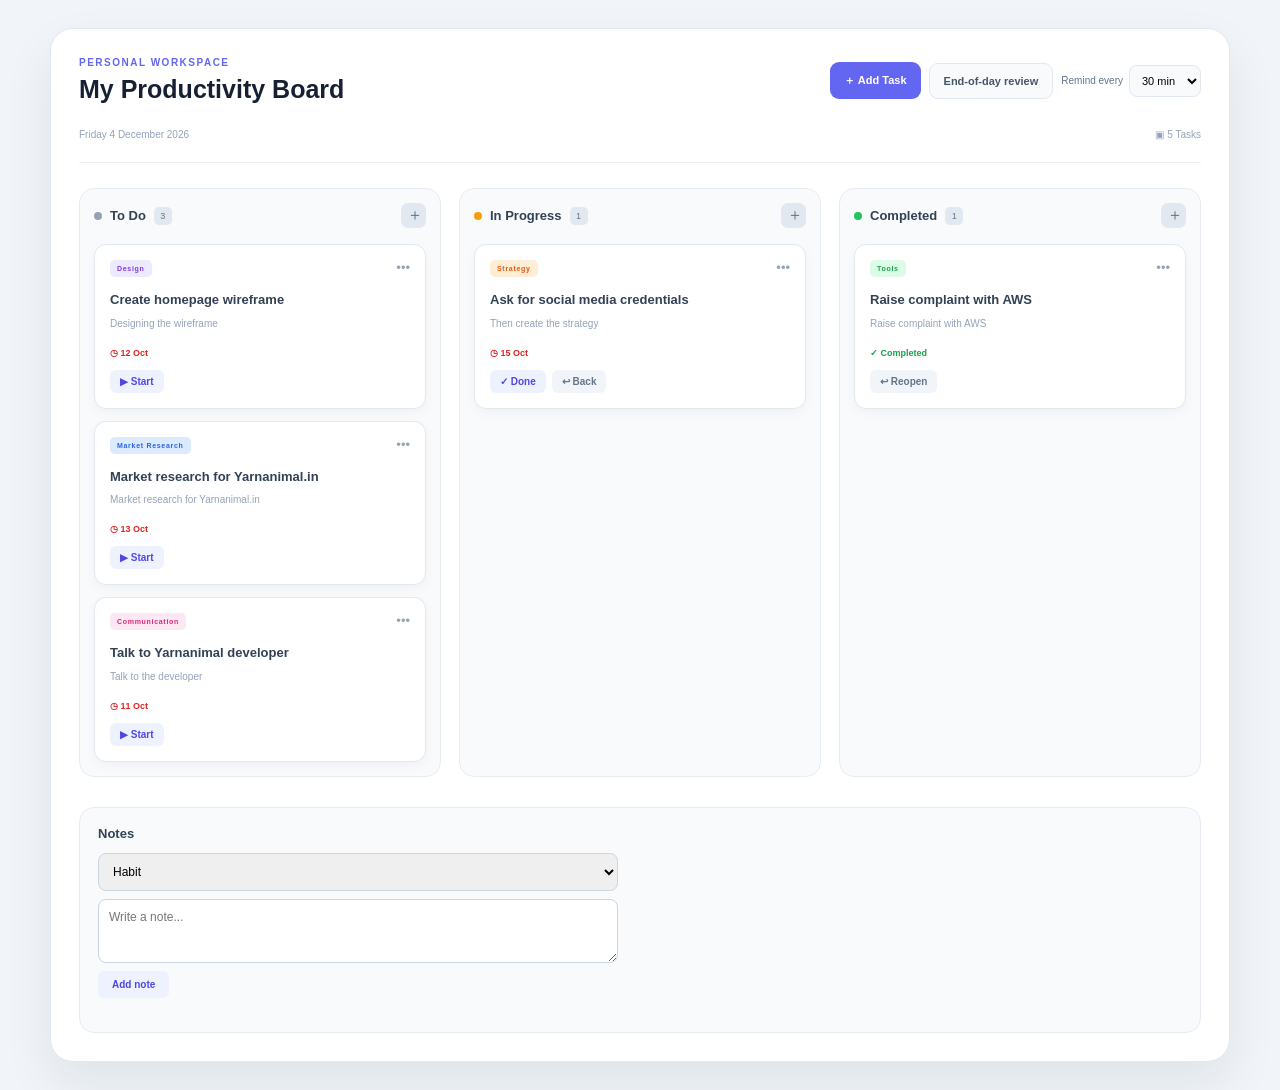
<file: index.html>
<!doctype html>
<html lang="en">
  <head>
    <meta charset="utf-8" />
    <meta name="viewport" content="width=device-width, initial-scale=1" />
    <title>My Productivity Board</title>
    <link rel="stylesheet" href="./style.css" />
    <link rel="stylesheet" href="./panels.css" />
  </head>
  <body>
    <div class="kanban-board">
      <header class="board-header">
        <div>
          <p class="eyebrow">PERSONAL WORKSPACE</p>
          <h1>My Productivity Board</h1>
        </div>

        <div class="board-actions">
          <button type="button" id="add-task-btn">＋ Add Task</button>
          <button type="button" id="review-btn" class="ghost-btn">End-of-day review</button>
          <label class="reminder-setting">
            Remind every
            <select id="reminder-interval">
              <option value="15">15 min</option>
              <option value="30">30 min</option>
              <option value="60">60 min</option>
              <option value="0">Off</option>
            </select>
          </label>
        </div>
      </header>

      <div class="board-meta">
        <span id="today-label" class="board-info"></span>
        <div class="board-info">
          <span>▣ <span id="total-count">0</span> Tasks</span>
        </div>
      </div>

      <main class="kanban-columns">
        <section class="kanban-column" data-status="todo">
          <header class="column-header">
            <div>
              <span class="status-dot gray"></span>
              <h2>To Do</h2>
              <span class="task-count" id="count-todo">0</span>
            </div>
            <button type="button" class="column-add" data-status="todo" aria-label="Add to To Do">＋</button>
          </header>
          <div class="task-list" id="list-todo"></div>
        </section>

        <section class="kanban-column" data-status="progress">
          <header class="column-header">
            <div>
              <span class="status-dot orange"></span>
              <h2>In Progress</h2>
              <span class="task-count" id="count-progress">0</span>
            </div>
            <button type="button" class="column-add" data-status="progress" aria-label="Add to In Progress">＋</button>
          </header>
          <div class="task-list" id="list-progress"></div>
        </section>

        <section class="kanban-column" data-status="done">
          <header class="column-header">
            <div>
              <span class="status-dot green"></span>
              <h2>Completed</h2>
              <span class="task-count" id="count-done">0</span>
            </div>
            <button type="button" class="column-add" data-status="done" aria-label="Add to Completed">＋</button>
          </header>
          <div class="task-list" id="list-done"></div>
        </section>
      </main>

      <section class="notes-panel" aria-labelledby="notes-title">
        <h2 id="notes-title">Notes</h2>
        <form id="note-form">
          <select id="note-category" aria-label="Note category">
            <option value="habit">Habit</option>
            <option value="reflection">Reflection</option>
            <option value="time management">Time management</option>
            <option value="critique">Critique</option>
            <option value="other">Other</option>
          </select>
          <textarea id="note-text" rows="3" placeholder="Write a note..."></textarea>
          <button type="submit" class="action-btn">Add note</button>
        </form>
        <ul id="notes-list" class="notes-list"></ul>
      </section>
    </div>

    <dialog id="task-dialog">
      <form id="task-form">
        <h2 id="dialog-title">New Task</h2>
        <input type="text" id="task-title" placeholder="Title" required />
        <input type="text" id="task-desc" placeholder="Description" />
        <input type="text" id="task-label" placeholder="Label (e.g. Design)" />
        <select id="task-color" aria-label="Label color">
          <option value="purple">Purple</option>
          <option value="blue">Blue</option>
          <option value="orange">Orange</option>
          <option value="pink">Pink</option>
        </select>
        <select id="task-status" aria-label="Status">
          <option value="todo">To Do</option>
          <option value="progress">In Progress</option>
          <option value="done">Completed</option>
        </select>
        <input type="date" id="task-date" required />
        <div class="dialog-buttons">
          <button type="button" id="delete-btn" hidden>Delete</button>
          <button type="button" id="cancel-btn">Cancel</button>
          <button type="submit" id="submit-btn">Add</button>
        </div>
      </form>
    </dialog>

    <dialog id="review-dialog">
      <form id="review-form">
        <h2>End-of-day review</h2>
        <p id="review-summary" class="review-summary"></p>
        <ul id="review-list" class="review-list"></ul>
        <textarea id="review-text" rows="4" placeholder="What went well? What would you change tomorrow?"></textarea>
        <div class="dialog-buttons">
          <button type="button" id="review-close" class="ghost-btn">Close</button>
          <button type="submit">Save reflection</button>
        </div>
      </form>
    </dialog>

    <div id="toast" class="toast" role="status" hidden></div>

    <script type="module" src="./index.js"></script>
  </body>
</html>
</file>
<file: style.css>
* {
  box-sizing: border-box;
}

body {
  margin: 0;
  min-height: 100vh;
  padding: 28px;
  background: #f1f5f9;
  color: #172033;
  font-family: Arial, sans-serif;
}

.kanban-board {
  width: min(100%, 1180px);
  margin: 0 auto;
  padding: 28px;
  border: 1px solid #e2e8f0;
  border-radius: 23px;
  background: #ffffff;
  box-shadow: 0 22px 50px rgba(15, 23, 42, 0.08);
}

.board-header,
.board-meta,
.column-header,
.task-top,
.task-footer,
.checklist-label {
  display: flex;
  align-items: center;
  justify-content: space-between;
  gap: 15px;
}

.eyebrow {
  margin: 0 0 7px;
  color: #6366f1;
  font-size: 10px;
  font-weight: 700;
  letter-spacing: 1.5px;
}

.board-header h1 {
  margin: 0;
  font-size: 25px;
}

.board-actions {
  display: flex;
  align-items: center;
  gap: 8px;
}

.board-actions > button:first-child {
  padding: 11px 14px;
  border: 0;
  border-radius: 9px;
  background: #6366f1;
  color: #ffffff;
  cursor: pointer;
  font-size: 11px;
  font-weight: 700;
  transition:
    background 0.25s ease,
    transform 0.25s ease;
}

.board-actions > button:first-child:hover {
  background: #4f46e5;
  transform: translateY(-2px);
}

.more-button {
  width: 36px;
  height: 36px;
  border: 1px solid #e2e8f0;
  border-radius: 9px;
  background: #f8fafc;
  color: #64748b;
  cursor: pointer;
  font-size: 14px;
}

.board-meta {
  margin-top: 25px;
  padding-bottom: 22px;
  border-bottom: 1px solid #edf1f5;
}

.team-avatars {
  display: flex;
  align-items: center;
}

.team-avatars img,
.team-avatars span {
  width: 29px;
  height: 29px;
  margin-left: -6px;
  border: 2px solid #ffffff;
  border-radius: 50%;
}

.team-avatars img:first-child {
  margin-left: 0;
}

.team-avatars img {
  object-fit: cover;
}

.team-avatars span {
  display: grid;
  place-items: center;
  background: #e0e7ff;
  color: #4f46e5;
  font-size: 8px;
  font-weight: 700;
}

.board-info {
  display: flex;
  gap: 18px;
  color: #94a3b8;
  font-size: 10px;
}

.kanban-columns {
  display: grid;
  grid-template-columns: repeat(3, minmax(245px, 1fr));
  gap: 18px;
  margin-top: 25px;
  overflow-x: auto;
  padding-bottom: 5px;
}

.kanban-column {
  min-height: 500px;
  padding: 14px;
  border: 1px solid #e7ecf3;
  border-radius: 15px;
  background: #f8fafc;
}

.column-header {
  margin-bottom: 16px;
}

.column-header > div {
  display: flex;
  align-items: center;
  gap: 8px;
}

.column-header h2 {
  margin: 0;
  color: #334155;
  font-size: 13px;
}

.column-header > button {
  width: 25px;
  height: 25px;
  border: 0;
  border-radius: 7px;
  background: #e2e8f0;
  color: #64748b;
  cursor: pointer;
  font-size: 16px;
}

.column-header > button:hover {
  background: #c7d2fe;
  color: #4f46e5;
}

.status-dot {
  width: 8px;
  height: 8px;
  border-radius: 50%;
}

.status-dot.gray {
  background: #94a3b8;
}

.status-dot.orange {
  background: #f59e0b;
}

.status-dot.green {
  background: #22c55e;
}

.task-count {
  min-width: 18px;
  height: 18px;
  display: grid;
  place-items: center;
  border-radius: 5px;
  background: #e2e8f0;
  color: #64748b;
  font-size: 9px;
}

.task-list {
  display: grid;
  gap: 12px;
}

.task-card {
  padding: 15px;
  border: 1px solid #e2e8f0;
  border-radius: 12px;
  background: #ffffff;
  box-shadow: 0 4px 12px rgba(15, 23, 42, 0.04);
  transition:
    transform 0.25s ease,
    box-shadow 0.25s ease;
}

.task-card:hover {
  transform: translateY(-4px);
  box-shadow: 0 12px 24px rgba(15, 23, 42, 0.09);
}

.task-card.highlighted {
  border-color: #c7d2fe;
  box-shadow: 0 7px 18px rgba(99, 102, 241, 0.1);
}

.task-top {
  align-items: flex-start;
}

.task-label {
  padding: 5px 7px;
  border-radius: 5px;
  font-size: 7px;
  font-weight: 700;
  letter-spacing: 0.7px;
}

.task-label.purple {
  background: #ede9fe;
  color: #7c3aed;
}

.task-label.blue {
  background: #dbeafe;
  color: #2563eb;
}

.task-label.orange {
  background: #ffedd5;
  color: #ea580c;
}

.task-label.pink {
  background: #fce7f3;
  color: #db2777;
}

.task-label.green-label {
  background: #dcfce7;
  color: #16a34a;
}

.task-top button {
  padding: 0;
  border: 0;
  background: transparent;
  color: #94a3b8;
  cursor: pointer;
  font-size: 13px;
}

.task-card h3 {
  margin: 14px 0 7px;
  color: #334155;
  font-size: 13px;
  line-height: 1.35;
}

.task-card > p {
  margin: 0;
  color: #94a3b8;
  font-size: 10px;
  line-height: 1.5;
}

.checklist {
  margin-top: 15px;
}

.checklist-label {
  margin-bottom: 7px;
  color: #94a3b8;
  font-size: 9px;
}

.checklist-label strong {
  color: #6366f1;
}

.checklist-track {
  height: 5px;
  overflow: hidden;
  border-radius: 10px;
  background: #e2e8f0;
}

.checklist-track span {
  display: block;
  width: 60%;
  height: 100%;
  border-radius: inherit;
  background: #6366f1;
}

.task-footer {
  margin-top: 17px;
}

.due-date,
.done-date {
  color: #94a3b8;
  font-size: 9px;
}

.done-date {
  color: #16a34a;
  font-weight: 700;
}

.task-footer img {
  width: 25px;
  height: 25px;
  border: 2px solid #ffffff;
  border-radius: 50%;
  object-fit: cover;
}

.add-task-button {
  width: 100%;
  margin-top: 14px;
  padding: 10px;
  border: 1px dashed #cbd5e1;
  border-radius: 8px;
  background: transparent;
  color: #94a3b8;
  cursor: pointer;
  font-size: 10px;
  transition:
    border-color 0.25s ease,
    color 0.25s ease,
    background 0.25s ease;
}

.add-task-button:hover {
  border-color: #818cf8;
  background: #eef2ff;
  color: #6366f1;
}

dialog {
  width: min(92%, 380px);
  padding: 22px;
  border: 1px solid #e2e8f0;
  border-radius: 15px;
}
dialog::backdrop {
  background: rgba(15, 23, 42, 0.4);
}
#task-form {
  display: grid;
  gap: 10px;
}
#task-form h2 {
  margin: 0 0 4px;
  font-size: 16px;
}
#task-form input,
#task-form select {
  padding: 10px;
  border: 1px solid #cbd5e1;
  border-radius: 8px;
  font-size: 12px;
}
.dialog-buttons {
  display: flex;
  justify-content: flex-end;
  gap: 8px;
}
.dialog-buttons button {
  padding: 9px 14px;
  border: 0;
  border-radius: 8px;
  cursor: pointer;
  font-size: 11px;
  font-weight: 700;
}
#cancel-btn {
  background: #e2e8f0;
  color: #475569;
}
.dialog-buttons button[type="submit"] {
  background: #6366f1;
  color: #fff;
}

.card-actions {
  display: flex;
  gap: 6px;
  margin-top: 12px;
}
.action-btn {
  padding: 6px 10px;
  border: 0;
  border-radius: 6px;
  background: #eef2ff;
  color: #4f46e5;
  font-size: 10px;
  font-weight: 700;
  cursor: pointer;
}
.action-btn:hover {
  background: #c7d2fe;
}
.action-btn.secondary {
  background: #f1f5f9;
  color: #64748b;
}
.action-btn.secondary:hover {
  background: #e2e8f0;
}

#delete-btn {
  background: #fee2e2;
  color: #dc2626;
  margin-right: auto;
}

@media (max-width: 700px) {
  body {
    padding: 14px;
  }

  .kanban-board {
    padding: 20px 15px;
  }

  .kanban-columns {
    grid-template-columns: repeat(3, 270px);
  }

  .board-info {
    display: none;
  }
}
</file>
<file: panels.css>
/* Header extras */
.board-actions { flex-wrap: wrap; justify-content: flex-end; }

.ghost-btn {
  padding: 11px 14px;
  border: 1px solid #e2e8f0;
  border-radius: 9px;
  background: #f8fafc;
  color: #475569;
  cursor: pointer;
  font-size: 11px;
  font-weight: 700;
}
.ghost-btn:hover { background: #eef2ff; color: #4f46e5; }

.reminder-setting {
  display: flex;
  align-items: center;
  gap: 6px;
  color: #64748b;
  font-size: 10px;
}
.reminder-setting select {
  padding: 8px;
  border: 1px solid #e2e8f0;
  border-radius: 8px;
  background: #f8fafc;
  font-size: 11px;
}

/* Overdue dates */
.due-date.overdue { color: #dc2626; font-weight: 700; }

/* Notes panel */
.notes-panel {
  margin-top: 25px;
  padding: 18px;
  border: 1px solid #e7ecf3;
  border-radius: 15px;
  background: #f8fafc;
}
.notes-panel h2 { margin: 0 0 12px; color: #334155; font-size: 13px; }

#note-form { display: grid; gap: 8px; max-width: 520px; }
#note-form select,
#note-form textarea,
#review-form textarea {
  padding: 10px;
  border: 1px solid #cbd5e1;
  border-radius: 8px;
  font: inherit;
  font-size: 12px;
  resize: vertical;
}
#note-form .action-btn { justify-self: start; padding: 8px 14px; }

.notes-list {
  display: grid;
  gap: 10px;
  margin: 16px 0 0;
  padding: 0;
  list-style: none;
}
.note {
  padding: 12px 14px;
  border: 1px solid #e2e8f0;
  border-radius: 10px;
  background: #ffffff;
}
.note p { margin: 8px 0 0; color: #475569; font-size: 12px; line-height: 1.5; white-space: pre-wrap; }
.note-meta { display: flex; align-items: center; gap: 10px; color: #94a3b8; font-size: 9px; }
.note-tag {
  padding: 4px 7px;
  border-radius: 5px;
  background: #ede9fe;
  color: #7c3aed;
  font-weight: 700;
  letter-spacing: 0.5px;
  text-transform: uppercase;
}
.note-delete {
  margin-left: auto;
  border: 0;
  background: transparent;
  color: #94a3b8;
  cursor: pointer;
}
.note-delete:hover { color: #dc2626; }

/* End-of-day review dialog */
#review-form { display: grid; gap: 10px; }
#review-form h2 { margin: 0; font-size: 16px; }
.review-summary { margin: 0; color: #64748b; font-size: 11px; }
.review-list { display: grid; gap: 8px; margin: 0; padding: 0; list-style: none; }
.review-list li {
  display: flex;
  align-items: center;
  justify-content: space-between;
  gap: 10px;
  padding: 10px;
  border: 1px solid #e2e8f0;
  border-radius: 8px;
  font-size: 12px;
}

/* Reminder toast */
.toast {
  position: fixed;
  right: 20px;
  bottom: 20px;
  max-width: 320px;
  padding: 14px 16px;
  border-radius: 12px;
  background: #172033;
  color: #ffffff;
  font-size: 12px;
  line-height: 1.5;
  box-shadow: 0 12px 30px rgba(15, 23, 42, 0.3);
}
.toast[hidden] { display: none; }
</file>
